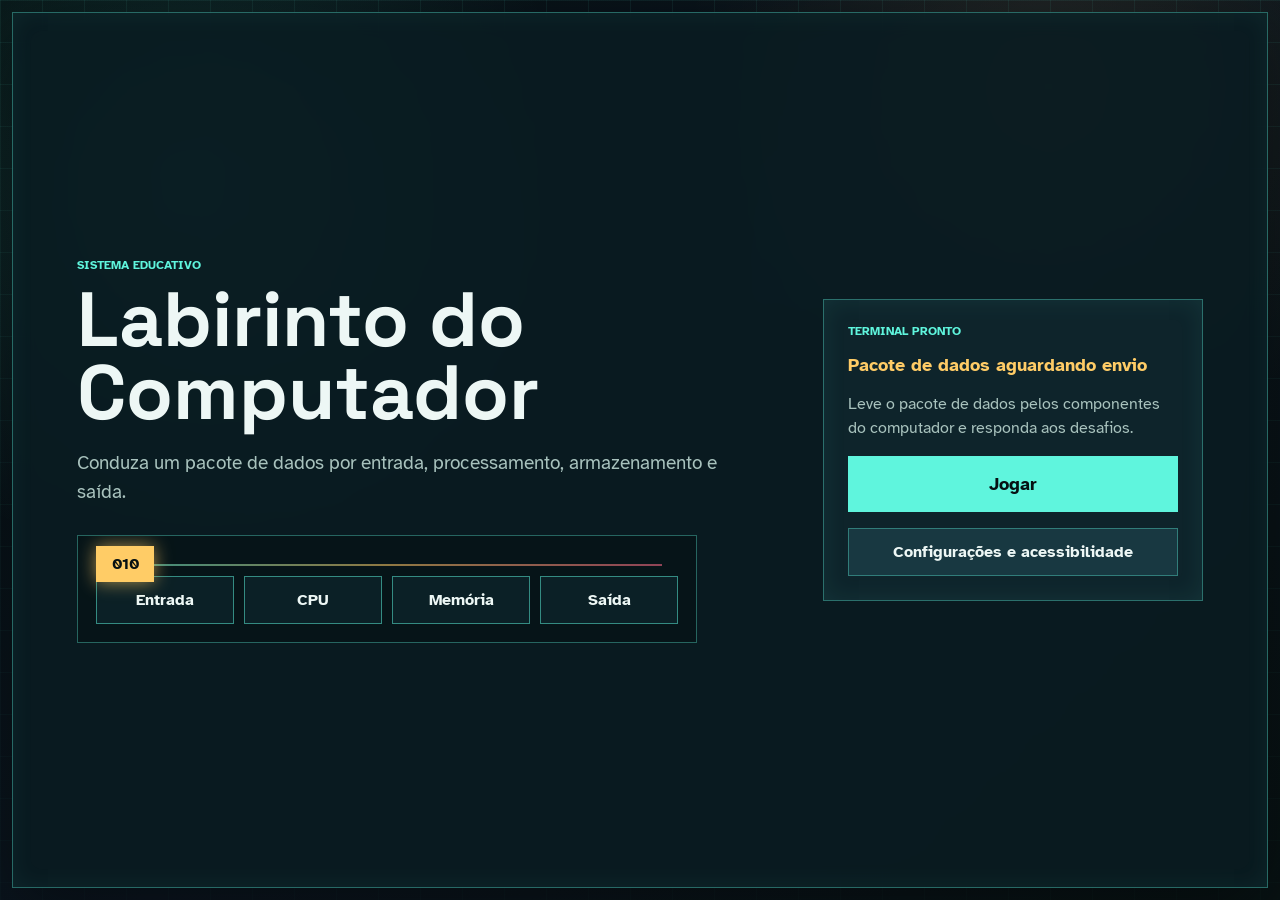
<file: index.html>
<!DOCTYPE html>
<html lang="pt-BR">
<head>
  <meta charset="UTF-8">
  <meta name="viewport" content="width=device-width, initial-scale=1.0">
  <title>Labirinto do Computador</title>
  <link rel="preconnect" href="https://fonts.googleapis.com">
  <link rel="preconnect" href="https://fonts.gstatic.com" crossorigin>
  <link href="https://fonts.googleapis.com/css2?family=Atkinson+Hyperlegible:wght@400;700&family=Space+Grotesk:wght@600;700&display=swap" rel="stylesheet">
  <link rel="stylesheet" href="assets/css/style.css?v=22">
</head>
<body>
  <a class="skip-link" href="#mainContent">Pular para o conteúdo principal</a>
  <div class="screen-grid" aria-hidden="true"></div>

  <main id="mainContent" class="app-shell" aria-label="Labirinto do Computador" tabindex="-1">
    <section id="startScreen" class="panel panel--login">
      <div>
        <p class="kicker">Sistema educativo</p>
        <h1 id="gameTitle">Labirinto do Computador</h1>
        <p class="lead">Conduza um pacote de dados por entrada, processamento, armazenamento e saída.</p>
        <div class="start-visual" aria-hidden="true">
          <div class="data-chip">010</div>
          <span>Entrada</span>
          <span>CPU</span>
          <span>Memória</span>
          <span>Saída</span>
        </div>
      </div>

      <div class="start-card">
        <span class="hud-label">Terminal pronto</span>
        <strong>Pacote de dados aguardando envio</strong>
        <p>Leve o pacote de dados pelos componentes do computador e responda aos desafios.</p>
        <button id="playButton" class="primary-action primary-action--large" type="button">Jogar</button>
        <button id="startSettingsButton" class="secondary-action" type="button" aria-haspopup="dialog" aria-controls="settingsModal">Configurações e acessibilidade</button>
      </div>
    </section>

    <section id="gameScreen" class="game-layout" hidden>
      <header class="topbar">
        <div>
          <p class="kicker">Fluxo da informação</p>
          <h2>Labirinto do Computador</h2>
        </div>
      </header>

      <div class="play-area">
        <div class="canvas-wrap">
          <div class="board-stage">
          <canvas id="canvas" width="960" height="640" role="img" aria-label="Labirinto em formato de placa de computador" aria-describedby="phaseDescription navigationStatus"></canvas>
          </div>
          <p id="phaseDescription" class="sr-only"></p>
          <p id="navigationStatus" class="sr-only" role="status" aria-live="polite" aria-atomic="true">Use as setas ou os botões para mover o pacote.</p>
          <p id="eventCaption" class="event-caption" hidden>Jogo sem pistas sonoras obrigatórias. Os eventos aparecem aqui.</p>
          <p id="guidanceStatus" class="navigation-status" role="status" aria-live="polite" aria-atomic="true"></p>

        </div>

        <aside class="side-panel" aria-label="Informações da partida">
          <button id="settingsButton" class="settings-bar secondary-action" type="button" aria-haspopup="dialog" aria-controls="settingsModal" aria-expanded="false">☰ Configurações e acessibilidade</button>

          <section id="difficultyControls" class="hud-block">
            <span class="hud-label">Nova partida</span>
            <span>Escolher uma dificuldade reinicia a partida.</span>
            <div class="difficulty-grid">
              <button class="difficulty easy" type="button" data-diff="Fácil">Fácil</button>
              <button class="difficulty medium" type="button" data-diff="Médio">Médio</button>
              <button class="difficulty hard" type="button" data-diff="Difícil">Difícil</button>
            </div>
          </section>

          <section class="hud-block progress-block">
            <span class="hud-label">Progresso</span>
            <strong id="phaseLabel">Fase: -</strong>
            <span id="componentLabel">Componente: -</span>
            <div class="meter" aria-hidden="true"><span id="scoreMeter"></span></div>
            <span>Pontos: <strong id="score">0</strong>/100</span>
            <span>Recorde: <strong id="bestScore">0</strong>/100</span>
            <span>Tempo: <strong id="timer">00:00</strong></span>
          </section>

          <section class="play-controls" aria-label="Leitura e movimento">
          <div class="navigation-tools" aria-label="Orientação no labirinto">
            <button id="readPhaseButton" class="secondary-action" type="button" aria-controls="guidanceStatus">Ler fase em voz alta</button>
            <button id="positionButton" class="secondary-action" type="button">Repetir posição</button>
            <button id="guideButton" class="secondary-action" type="button">Orientar próximo passo</button>
          </div>
          <div class="mobile-pad" aria-label="Controles de movimento">
            <button type="button" data-dir="up" aria-label="Mover para cima">▲</button>
            <button type="button" data-dir="left" aria-label="Mover para esquerda">◀</button>
            <button type="button" data-dir="down" aria-label="Mover para baixo">▼</button>
            <button type="button" data-dir="right" aria-label="Mover para direita">▶</button>
          </div>
          </section>
        </aside>
      </div>
      <p id="statusText" class="sr-only" aria-live="polite">Escolha uma dificuldade para começar.</p>
    </section>
  </main>

  <dialog id="settingsModal" class="modal-card" aria-labelledby="settingsTitle">
    <div class="settings-heading">
      <h2 id="settingsTitle" tabindex="-1">Configurações e acessibilidade</h2>
      <button class="secondary-action" type="button" data-close="settingsModal">Fechar</button>
    </div>
    <p>Ajuste o jogo do seu jeito. Suas preferências ficam salvas neste navegador.</p>
    <div class="settings-options">
      <button id="blindButton" class="secondary-action" type="button" aria-pressed="false">Modo para pessoas com dificuldade visual</button>
      <p>Ativa passos por casa, orientação de caminho e voz do jogo quando disponível. A música é desligada para facilitar a escuta. Se usa leitor de tela, pode desligar a voz do jogo abaixo.</p>
      <button id="narrationButton" class="secondary-action" type="button" aria-pressed="false">Leitura em voz alta</button>
      <p id="narrationHelp">A voz é opcional. Se já usa um leitor de tela, mantenha a voz do jogo desativada para evitar duas leituras ao mesmo tempo.</p>
      <button id="deafButton" class="secondary-action" type="button" aria-pressed="false">Modo para pessoas com dificuldade auditiva</button>
      <p>Mostra movimento, paredes, acertos e erros por escrito. Ao ativar, desliga música, efeitos e voz. Você pode ajustar os sons separadamente depois. Perguntas e instruções sempre estão disponíveis em texto.</p>
      <button id="contrastButton" class="secondary-action" type="button" aria-pressed="false">Alto contraste</button>
      <button id="fontButton" class="secondary-action" type="button" aria-pressed="false">Texto ampliado</button>
      <button id="motionButton" class="secondary-action" type="button" aria-pressed="false">Reduzir animações</button>
      <button id="stepButton" class="secondary-action" type="button" aria-pressed="false">Movimento por passos</button>
      <p>No modo por passos, cada toque ou seta anda uma casa. Use Repetir posição para consultar a posição e os caminhos livres.</p>
      <button id="audioButton" class="secondary-action" type="button" aria-pressed="true">Música: ligada</button>
      <label for="musicVolume">Volume da música <input id="musicVolume" type="range" min="0" max="100" value="50"></label>
      <button id="effectsButton" class="secondary-action" type="button" aria-pressed="true">Efeitos: ligados</button>
      <label for="effectsVolume">Volume dos efeitos <input id="effectsVolume" type="range" min="0" max="100" value="50"></label>
      <button id="tutorialButton" class="secondary-action" type="button">Como jogar</button>
      <div id="settingsGameControls"></div>
      <p>Teclado: Tab muda o foco; Enter ou Espaço ativa botões; setas movem o pacote; Escape fecha as configurações.</p>
      <button class="primary-action" type="button" data-close="settingsModal">Fechar configurações</button>
    </div>
  </dialog>

  <dialog id="tutorialModal" class="modal-card" aria-labelledby="tutorialTitle">
    <h2 id="tutorialTitle">Tutorial</h2>
    <div class="tutorial-grid">
      <section class="tutorial-card tutorial-card--wide">
        <span class="hud-label">Missão</span>
        <p>Você é um pacote de dados viajando por dentro do computador. Chegue ao componente indicado em cada fase: teclado, CPU, memória e monitor.</p>
        <div class="flow-preview" aria-label="Fluxo: Entrada, CPU, Memória e Saída">
          <span>Entrada</span>
          <span>CPU</span>
          <span>Memória</span>
          <span>Saída</span>
        </div>
      </section>

      <section class="tutorial-card">
        <span class="hud-label">Movimento</span>
        <div class="key-cluster" aria-label="Setas do teclado">
          <span></span>
          <kbd>↑</kbd>
          <span></span>
          <kbd>←</kbd>
          <kbd>↓</kbd>
          <kbd>→</kbd>
        </div>
        <p>Use as setas ou os botões de movimento. Em Configurações, ative Movimento por passos para andar uma casa por toque. A descrição da posição informa os caminhos livres e o destino, também para leitores de tela.</p>
      </section>

      <section class="tutorial-card">
        <span class="hud-label">Perguntas</span>
        <div class="key-row" aria-label="Setas e Enter no quiz">
          <kbd>↑</kbd>
          <kbd>↓</kbd>
          <kbd class="key-wide">Enter</kbd>
        </div>
        <p>No quiz, use as setas para escolher a alternativa e Enter para responder ou avançar.</p>
      </section>

      <section class="tutorial-card tutorial-card--wide">
        <span class="hud-label">Tempo e resultado</span>
        <p>O tempo continua contando durante as perguntas. No final, você vê o tempo total e um resumo das respostas.</p>
      </section>
    </div>
    <button class="primary-action" type="button" data-close="tutorialModal">Entendi</button>
  </dialog>

  <dialog id="difficultyModal" class="modal-card difficulty-modal" aria-labelledby="difficultyTitle">
    <p class="kicker">Escolha o nível</p>
    <h2 id="difficultyTitle">Dificuldade</h2>
    <p>Os blocos do labirinto mudam de cor conforme o desafio escolhido.</p>
    <div class="difficulty-choice-grid">
      <button class="difficulty easy" type="button" data-diff="Fácil">Fácil</button>
      <button class="difficulty medium" type="button" data-diff="Médio">Médio</button>
      <button class="difficulty hard" type="button" data-diff="Difícil">Difícil</button>
    </div>
    <button id="resumeButton" class="secondary-action" type="button" hidden>Continuar</button>
  </dialog>

  <dialog id="quizModal" class="modal-card" aria-labelledby="quizTitle" aria-describedby="quizQuestion">
    <p id="quizStep" class="kicker">Desafio</p>
    <h2 id="quizTitle">Componente</h2>
    <p id="quizQuestion"></p>
    <button id="readQuestionButton" class="secondary-action" type="button">Repetir pergunta e alternativas</button>
    <div id="quizOptions" class="option-list"></div>
    <p id="quizFeedback" class="feedback" aria-live="polite"></p>
    <button id="quizSubmit" class="primary-action" type="button" disabled>Responder</button>
  </dialog>

  <dialog id="victoryModal" class="modal-card modal-card--victory" aria-labelledby="victoryTitle">
    <p class="kicker">Transmissão concluída</p>
    <h2 id="victoryTitle">Pacote entregue!</h2>
    <p id="victoryMessage">Você concluiu o fluxo da informação dentro do computador.</p>
    <div class="final-score"><strong id="finalScore">0</strong><span>/100</span></div>
    <div class="final-details">
      <span>Tempo total: <strong id="finalTime">00:00</strong></span>
      <span>Respostas certas: <strong id="finalCorrect">0</strong></span>
    </div>
    <div class="answer-review">
      <h3>Resumo das respostas</h3>
      <ol id="answerSummary"></ol>
    </div>
    <button id="menuButton" class="primary-action" type="button">Voltar ao menu</button>
  </dialog>

  <script src="assets/data/dados.js"></script>
  <script src="assets/js/accessibility.js"></script>
  <script src="assets/js/script.js?v=22"></script>
</body>
</html>
</file>
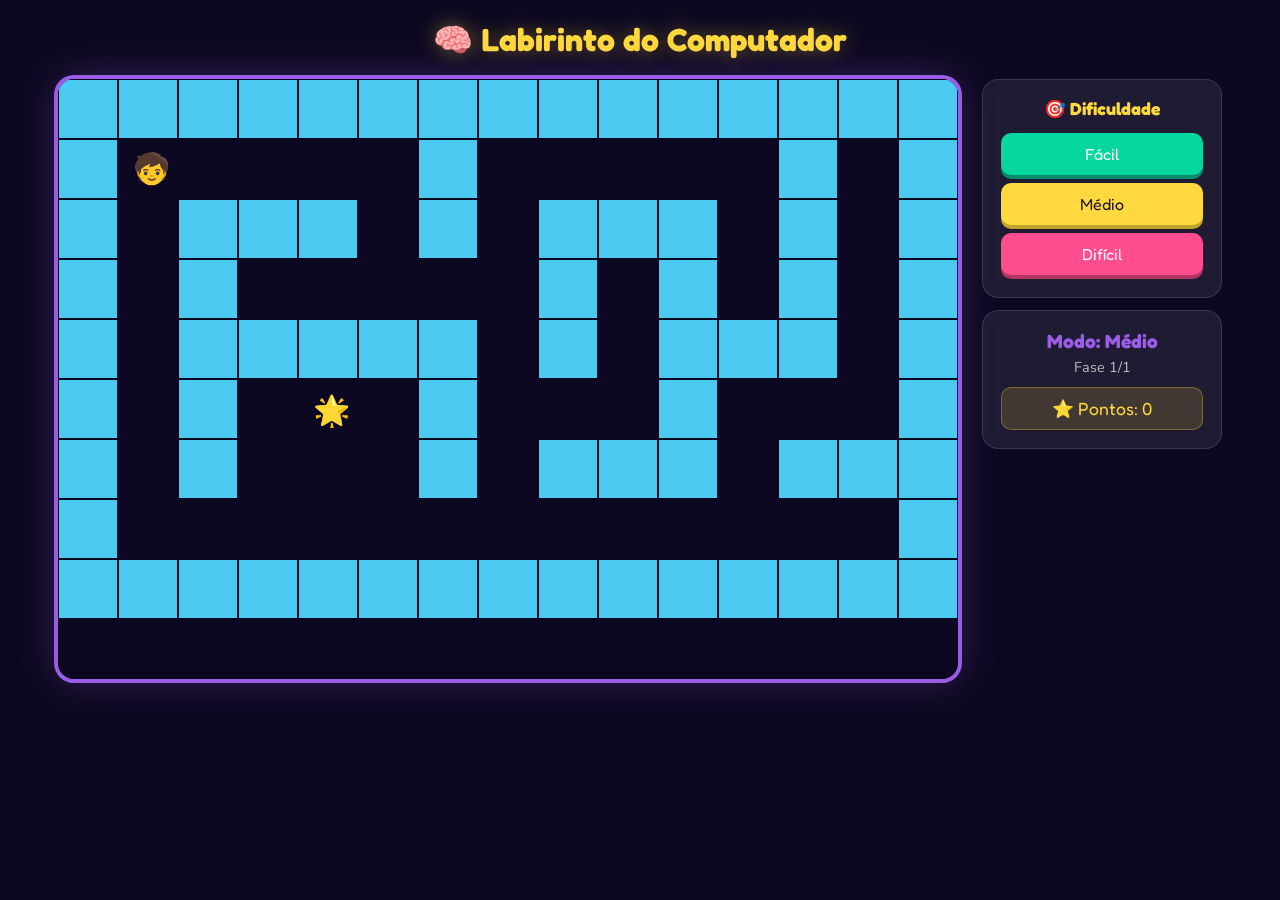
<file: Equipe-3-Labirinto-do-computador-/jogo labirinto.html>
<!DOCTYPE html>
<html lang="pt-br">
<head>
  <meta charset="UTF-8">
  <title>Labirinto do Computador</title>
  <link rel="stylesheet" href="assets/css/style.css">
  <link href="https://fonts.googleapis.com/css2?family=Nunito:wght@800&family=Fredoka+One&display=swap" rel="stylesheet">
</head>
<body>
  <div id="stars"></div>
  <div id="container">
    <h1>🧠 Labirinto do Computador</h1>
    <div id="game">
      <canvas id="canvas" width="900" height="600"></canvas>
      <div id="ui">
        <div id="challengeMenu" class="card">
          <h3>🎯 Dificuldade</h3>
          <button class="btn-diff easy" onclick="startGame('Fácil')">Fácil</button>
          <button class="btn-diff medium" onclick="startGame('Médio')">Médio</button>
          <button class="btn-diff hard" onclick="startGame('Difícil')">Difícil</button>
        </div>
        <div class="card card--progress">
          <h2 id="diffLabel">Modo: -</h2>
          <p id="fase">Fase: -</p>
          <div id="scoreBox">⭐ Pontos: <span id="score">0</span></div>
        </div>
      </div>
    </div>
  </div>

  <div id="quizModal" class="modal">
    <div class="modal-content">
      <h2 id="quizTitle">🧩 Desafio</h2>
      <div id="quizQuestion" style="margin:20px 0; font-weight:800;"></div>
      <div id="quizOptions"></div>
      <div id="quizFeedback" style="display:none; padding:10px; border-radius:10px; margin-top:10px;"></div>
      <button id="quizSubmit" class="btn-quiz" onclick="validateAnswer()">✅ Responder!</button>
    </div>
  </div>

  <script src="assets/js/script.js"></script>
</body>
</html>
</file>
<file: assets/css/style.css>
:root {
  color-scheme: dark;
  --bg: #071014;
  --panel: rgba(10, 28, 34, 0.88);
  --panel-strong: #0e242b;
  --line: rgba(95, 245, 221, 0.36);
  --text: #edf7f5;
  --muted: #a8c2bd;
  --accent: #5ff5dd;
  --accent-2: #ffcc66;
  --accent-3: #ff6b8a;
  --ok: #6ee77e;
  --warn: #ffcc66;
  --bad: #ff6b8a;
  --focus: #ffffff;
  --font-scale: 1;
}

* {
  box-sizing: border-box;
}

[hidden] {
  display: none !important;
}

html,
body {
  min-height: 100%;
}

body {
  margin: 0;
  color: var(--text);
  font-family: "Atkinson Hyperlegible", Arial, sans-serif;
  font-size: calc(16px * var(--font-scale));
  background:
    radial-gradient(circle at 15% 20%, rgba(95, 245, 221, 0.14), transparent 30%),
    radial-gradient(circle at 82% 10%, rgba(255, 204, 102, 0.1), transparent 28%),
    linear-gradient(135deg, #051012, #0b151f 48%, #081213);
  overflow-x: hidden;
}

body.high-contrast {
  --bg: #000000;
  --panel: #000000;
  --panel-strong: #050505;
  --line: #ffffff;
  --text: #ffffff;
  --muted: #ffffff;
  --accent: #00ffff;
  --accent-2: #ffff00;
  --accent-3: #ff66ff;
  --ok: #00ff66;
  --warn: #ffff00;
  --bad: #ff66ff;
  --focus: #ffff00;
}

body.large-text {
  --font-scale: 1.3;
}

button,
input {
  font: inherit;
}

button {
  border: 0;
}

button:focus-visible,
input:focus-visible {
  outline: 3px solid var(--focus);
  outline-offset: 3px;
}

body.high-contrast button:focus-visible,
body.high-contrast input:focus-visible {
  outline-width: 4px;
}

.screen-grid {
  position: fixed;
  inset: 0;
  z-index: -1;
  background-image:
    linear-gradient(rgba(95, 245, 221, 0.08) 1px, transparent 1px),
    linear-gradient(90deg, rgba(95, 245, 221, 0.08) 1px, transparent 1px);
  background-size: 42px 42px;
  mask-image: linear-gradient(to bottom, rgba(0, 0, 0, 0.95), rgba(0, 0, 0, 0.25));
}

.app-shell {
  width: min(1360px, calc(100vw - 24px));
  margin: 0 auto;
  padding: 12px 0;
}

.panel,
.game-layout {
  border: 1px solid var(--line);
  background: var(--panel);
  box-shadow: 0 20px 70px rgba(0, 0, 0, 0.42), inset 0 0 24px rgba(95, 245, 221, 0.06);
  backdrop-filter: blur(12px);
}

body.high-contrast .panel,
body.high-contrast .game-layout,
body.high-contrast .hud-block,
body.high-contrast .modal-card,
body.high-contrast canvas {
  border-width: 2px;
  box-shadow: none;
}

.panel--login {
  min-height: calc(100vh - 24px);
  display: grid;
  grid-template-columns: minmax(0, 1fr) minmax(280px, 380px);
  align-items: center;
  gap: 42px;
  padding: clamp(24px, 5vw, 70px);
}

.kicker {
  margin: 0 0 10px;
  color: var(--accent);
  font-size: 0.78em;
  font-weight: 700;
  letter-spacing: 0;
  text-transform: uppercase;
}

h1,
h2 {
  margin: 0;
  font-family: "Space Grotesk", Arial, sans-serif;
  letter-spacing: 0;
}

h1 {
  max-width: 720px;
  color: var(--text);
  font-size: clamp(2rem, 6vw, 4.8rem);
  line-height: 0.95;
}

h2 {
  color: var(--accent);
  font-size: clamp(1.5rem, 3vw, 2.25rem);
}

.lead {
  max-width: 640px;
  color: var(--muted);
  font-size: 1.18em;
  line-height: 1.55;
}

.login-form {
  display: grid;
  gap: 14px;
  padding: 22px;
  background: var(--panel-strong);
  border: 1px solid var(--line);
}

.start-card {
  display: grid;
  gap: 16px;
  padding: 24px;
  background: var(--panel-strong);
  border: 1px solid var(--line);
  box-shadow: inset 0 0 24px rgba(95, 245, 221, 0.08);
}

.start-card p {
  margin: 0;
  color: var(--muted);
  line-height: 1.5;
}

.start-card strong {
  color: var(--accent-2);
  font-size: 1.1em;
}

.start-visual {
  position: relative;
  display: grid;
  grid-template-columns: repeat(4, minmax(90px, 1fr));
  gap: 10px;
  max-width: 620px;
  margin-top: 28px;
  padding: 40px 18px 18px;
  background: rgba(6, 17, 19, 0.58);
  border: 1px solid var(--line);
  overflow: hidden;
}

.start-visual::before {
  content: "";
  position: absolute;
  left: 34px;
  right: 34px;
  top: 28px;
  height: 2px;
  background: linear-gradient(90deg, var(--accent), var(--accent-2), var(--accent-3));
  opacity: 0.55;
}

.start-visual span,
.data-chip {
  position: relative;
  z-index: 1;
  display: grid;
  min-height: 48px;
  place-items: center;
  color: var(--text);
  background: #0b2026;
  border: 1px solid rgba(95, 245, 221, 0.5);
  font-weight: 800;
}

.data-chip {
  position: absolute;
  left: 18px;
  top: 28px;
  z-index: 2;
  min-width: 58px;
  min-height: 36px;
  color: #061113;
  background: var(--accent-2);
  border-color: var(--accent-2);
  transform: translateY(-50%);
  animation: packetRun 4.2s linear infinite;
  box-shadow: 0 0 18px rgba(255, 204, 102, 0.65);
}

@keyframes packetRun {
  from { left: 18px; }
  to { left: calc(100% - 76px); }
}

label {
  display: grid;
  gap: 7px;
  color: var(--muted);
  font-weight: 700;
}

input {
  width: 100%;
  min-height: 46px;
  padding: 10px 12px;
  color: var(--text);
  background: #071419;
  border: 1px solid rgba(168, 194, 189, 0.45);
}

.primary-action,
.secondary-action,
.difficulty,
.icon-button,
.mobile-pad button {
  cursor: pointer;
  min-height: 42px;
  color: #061113;
  background: var(--accent);
  font-weight: 800;
  transition: transform 0.16s ease, filter 0.16s ease, background 0.16s ease;
}

.primary-action:hover,
.secondary-action:hover,
.difficulty:hover,
.icon-button:hover,
.mobile-pad button:hover {
  filter: brightness(1.08);
  transform: translateY(-1px);
}

.primary-action:disabled {
  cursor: not-allowed;
  color: #8ba09c;
  background: #263c41;
  transform: none;
}

.primary-action--large {
  min-height: 56px;
  font-size: 1.15em;
}

.game-layout {
  min-height: calc(100vh - 24px);
  padding: 18px;
}

.topbar {
  display: flex;
  align-items: center;
  justify-content: space-between;
  gap: 16px;
  margin-bottom: 10px;
}

.topbar h2 {
  font-size: clamp(1.65rem, 2.6vw, 2.45rem);
}

.topbar-actions {
  display: flex;
  flex-wrap: wrap;
  justify-content: flex-end;
  gap: 8px;
}

.icon-button {
  width: 44px;
  color: var(--text);
  background: #102b33;
  border: 1px solid var(--line);
}

.play-area {
  display: grid;
  grid-template-columns: minmax(0, 1fr) 302px;
  gap: 16px;
  align-items: start;
}

.canvas-wrap {
  min-width: 0;
}

canvas {
  display: block;
  width: 100%;
  max-height: calc(100vh - 102px);
  aspect-ratio: 3 / 2;
  background: #061113;
  border: 1px solid var(--line);
  box-shadow: inset 0 0 26px rgba(95, 245, 221, 0.12), 0 12px 36px rgba(0, 0, 0, 0.34);
}

.side-panel {
  display: grid;
  gap: 12px;
}

.hud-block {
  display: grid;
  gap: 8px;
  padding: 14px;
  background: var(--panel-strong);
  border: 1px solid var(--line);
}

.phase-card {
  border-color: rgba(255, 204, 102, 0.72);
  box-shadow: inset 0 0 18px rgba(255, 204, 102, 0.08);
}

.phase-card--primary {
  gap: 10px;
  padding: 18px;
  border-width: 2px;
  background:
    linear-gradient(135deg, rgba(255, 204, 102, 0.14), transparent 52%),
    var(--panel-strong);
}

body.high-contrast .phase-card--primary {
  background: #000000;
  border-color: #ffff00;
}

.phase-card strong {
  color: var(--accent-2);
  font-size: 1.12em;
  line-height: 1.2;
}

.phase-mini {
  display: inline-flex;
  width: fit-content;
  max-width: 100%;
  padding: 7px 10px;
  color: #061113;
  background: var(--accent-2);
  font-weight: 800;
}

.sr-only {
  position: absolute;
  width: 1px;
  height: 1px;
  padding: 0;
  overflow: hidden;
  clip: rect(0, 0, 0, 0);
  white-space: nowrap;
  border: 0;
}

.hud-label {
  color: var(--accent);
  font-size: 0.75em;
  font-weight: 800;
  text-transform: uppercase;
}

.difficulty-grid {
  display: grid;
  grid-template-columns: repeat(3, 1fr);
  gap: 6px;
}

.difficulty {
  min-width: 0;
  padding: 0 8px;
}

.difficulty.easy {
  background: var(--ok);
}

.difficulty.medium {
  background: var(--warn);
}

.difficulty.hard {
  background: var(--bad);
}

body.high-contrast .difficulty {
  border: 3px solid #ffffff;
}

.difficulty.active {
  outline: 3px solid var(--text);
  outline-offset: 2px;
  filter: brightness(1.08);
}

.difficulty.keyboard-selected {
  outline: 4px solid var(--text);
  outline-offset: 4px;
  transform: translateY(-2px);
}

.secondary-action {
  color: var(--text);
  background: #183841;
  border: 1px solid var(--line);
}

.meter {
  height: 12px;
  overflow: hidden;
  background: #071419;
  border: 1px solid rgba(168, 194, 189, 0.35);
}

.meter span {
  display: block;
  width: 0%;
  height: 100%;
  background: linear-gradient(90deg, var(--accent), var(--accent-2));
  transition: width 0.25s ease;
}

.progress-block {
  border-color: rgba(95, 245, 221, 0.55);
}

.progress-block strong {
  color: var(--accent-2);
}

.progress-block #score {
  color: var(--ok);
  font-size: 1.18em;
}

.progress-block #bestScore {
  color: var(--accent-2);
}

.progress-block #timer {
  color: var(--accent);
}

.status-block p {
  min-height: 68px;
  margin: 0;
  color: var(--muted);
  line-height: 1.45;
}

.mobile-pad {
  display: grid;
  grid-template-columns: repeat(3, 56px);
  grid-template-areas:
    ". up ."
    "left down right";
  justify-content: center;
  gap: 8px;
  margin-top: 12px;
}

.mobile-pad [data-dir="up"] { grid-area: up; }
.mobile-pad [data-dir="left"] { grid-area: left; }
.mobile-pad [data-dir="down"] { grid-area: down; }
.mobile-pad [data-dir="right"] { grid-area: right; }

.mobile-pad button {
  width: 56px;
  height: 56px;
  touch-action: none;
  user-select: none;
  color: var(--text);
  background: #183841;
  border: 1px solid var(--line);
}

.settings-bar {
  position: sticky;
  top: 8px;
  z-index: 3;
  display: block;
  width: 100%;
  min-height: 48px;
  margin-bottom: 10px;
  padding: 10px 16px;
  text-align: left;
  border-radius: 10px;
}

.settings-options { display: grid; gap: 14px; margin-top: 20px; }
.settings-options button { min-height: 48px; padding: 12px; text-align: left; }
.settings-options [aria-pressed="true"] { border: 2px solid var(--accent); }
.settings-options p { margin: 0; color: var(--muted); }
.settings-options input[type="range"] { padding: 0; accent-color: var(--accent); }
.navigation-status { font-size: 0.9em; line-height: 1.4; color: var(--muted); margin: 10px 0; }
.mobile-pad button:active { background: var(--accent); color: #061113; transform: scale(0.96); }
canvas { height: auto; max-height: none; }
.skip-link { position: fixed; top: 0; left: 12px; transform: translateY(-150%); z-index: 10; padding: 14px; background: #fff; color: #000; }
.skip-link:focus { transform: translateY(0); }
:focus-visible { outline: 3px solid var(--focus); outline-offset: 3px; }
body.reduced-motion *, body.reduced-motion *::before, body.reduced-motion *::after {
  animation: none !important;
  transition: none !important;
  scroll-behavior: auto !important;
}
@media (prefers-reduced-motion: reduce) {
  .data-chip { animation: none; }
}
body.high-contrast .secondary-action,
body.high-contrast .mobile-pad button,
body.high-contrast .tutorial-card { background: #000; color: #fff; border-color: #fff; }
@media (max-width: 900px) {
  .side-panel { grid-template-columns: repeat(2, minmax(0, 1fr)); }
  .status-block { grid-column: 1 / -1; }
  .status-block p { min-height: 0; }
  .topbar { padding-bottom: 10px; }
}
@media (max-width: 520px) {
  .modal-card { padding: 18px; max-height: 90dvh; }
  .settings-options .difficulty-grid { grid-template-columns: repeat(3, minmax(0, 1fr)); }
  .side-panel { grid-template-columns: 1fr; }
  .mobile-pad { margin-bottom: 16px; }
  .topbar h2 { font-size: 1.5em; }
  .navigation-status { font-size: 0.85em; }
}

.modal-card {
  width: min(520px, calc(100vw - 28px));
  max-height: min(86vh, 760px);
  overflow: auto;
  color: var(--text);
  background: var(--panel-strong);
  border: 1px solid var(--line);
  padding: 24px;
  box-shadow: 0 24px 90px rgba(0, 0, 0, 0.55);
}

.modal-card::backdrop {
  background: rgba(0, 0, 0, 0.74);
}

.modal-card--victory {
  width: min(760px, calc(100vw - 28px));
}

.modal-card p {
  line-height: 1.5;
}

.tutorial-grid {
  display: grid;
  grid-template-columns: repeat(2, minmax(0, 1fr));
  gap: 12px;
  margin: 18px 0;
}

.tutorial-card {
  display: grid;
  gap: 10px;
  align-content: start;
  min-height: 168px;
  padding: 14px;
  background: #071419;
  border: 1px solid rgba(95, 245, 221, 0.36);
}

.tutorial-card--wide {
  grid-column: 1 / -1;
  min-height: auto;
}

.tutorial-card p {
  margin: 0;
}

.flow-preview {
  display: grid;
  grid-template-columns: repeat(4, minmax(0, 1fr));
  gap: 8px;
}

.flow-preview span {
  display: grid;
  min-height: 42px;
  place-items: center;
  color: var(--text);
  background: #102b33;
  border: 1px solid var(--line);
  font-weight: 800;
}

.key-cluster {
  display: grid;
  grid-template-columns: repeat(3, 54px);
  gap: 7px;
  justify-content: center;
}

.key-row {
  display: flex;
  flex-wrap: wrap;
  gap: 8px;
  align-items: center;
  justify-content: center;
}

kbd {
  display: grid;
  min-width: 54px;
  min-height: 48px;
  place-items: center;
  color: #061113;
  background: var(--accent-2);
  border: 2px solid #fff4c2;
  box-shadow: 0 5px 0 #8b6a22, 0 0 18px rgba(255, 204, 102, 0.32);
  font-family: "Space Grotesk", Arial, sans-serif;
  font-size: 1.35rem;
  font-weight: 900;
}

.key-wide {
  min-width: 112px;
  font-size: 1rem;
}

.difficulty-modal {
  text-align: center;
}

.difficulty-choice-grid {
  display: grid;
  grid-template-columns: repeat(3, minmax(0, 1fr));
  gap: 10px;
  margin-top: 18px;
}

.difficulty-choice-grid .difficulty {
  min-height: 74px;
  font-size: 1.08em;
}

.option-list {
  display: grid;
  gap: 8px;
  margin: 16px 0;
}

.option-list button {
  width: 100%;
  min-height: 44px;
  padding: 10px;
  color: var(--text);
  text-align: left;
  background: #102b33;
  border: 1px solid rgba(168, 194, 189, 0.35);
}

.option-list button.selected {
  color: #061113;
  background: var(--accent-2);
}

.option-list button:disabled {
  cursor: default;
  opacity: 0.72;
}

.option-list button.correct-answer {
  color: #061113;
  background: var(--ok);
  border-color: var(--ok);
}

.option-list button.wrong-answer {
  color: #061113;
  background: var(--bad);
  border-color: var(--bad);
}

.feedback {
  min-height: 48px;
  padding: 10px;
  border: 1px solid transparent;
}

.feedback.correct {
  color: #061113;
  background: var(--ok);
}

.feedback.wrong {
  color: #061113;
  background: var(--warn);
}

.final-score {
  display: flex;
  align-items: baseline;
  gap: 6px;
  margin: 18px 0;
}

.final-score strong {
  color: var(--accent-2);
  font-size: 3.5rem;
  font-family: "Space Grotesk", Arial, sans-serif;
}

.final-details {
  display: grid;
  grid-template-columns: repeat(2, minmax(0, 1fr));
  gap: 10px;
  margin: 16px 0;
}

.final-details span {
  padding: 12px;
  color: var(--text);
  background: #071419;
  border: 1px solid var(--line);
  font-weight: 800;
}

.final-details strong {
  color: var(--accent-2);
}

.answer-review {
  margin: 18px 0;
  text-align: left;
}

.answer-review h3 {
  margin: 0 0 10px;
  color: var(--accent);
  font-family: "Space Grotesk", Arial, sans-serif;
}

.answer-review ol {
  display: grid;
  gap: 8px;
  max-height: 240px;
  margin: 0;
  padding-left: 24px;
  overflow: auto;
}

.answer-review li {
  padding: 10px;
  background: #071419;
  border-left: 4px solid var(--line);
}

.answer-review li.correct {
  border-left-color: var(--ok);
}

.answer-review li.wrong {
  border-left-color: var(--bad);
}

.answer-review span {
  display: block;
  color: var(--muted);
  font-size: 0.92em;
  line-height: 1.35;
}

@media (max-width: 900px) {
  .panel--login,
  .play-area {
    grid-template-columns: 1fr;
  }

  .topbar {
    align-items: flex-start;
    flex-direction: column;
  }

  canvas {
    max-height: none;
  }

  .mobile-pad {
    display: grid;
  }
}

@media (max-width: 520px) {
  .app-shell {
    width: min(100vw - 16px, 1220px);
    padding: 8px 0;
  }

  .panel--login,
  .game-layout {
    min-height: calc(100vh - 16px);
    padding: 14px;
  }

  .difficulty-grid {
    grid-template-columns: 1fr;
  }

  .final-details {
    grid-template-columns: 1fr;
  }

  .start-visual {
    grid-template-columns: 1fr;
  }

  .tutorial-grid,
  .difficulty-choice-grid,
  .flow-preview {
    grid-template-columns: 1fr;
  }

  .start-visual::before,
  .data-chip {
    display: none;
  }
}

.settings-heading { position: sticky; top: -24px; display: grid; grid-template-columns: minmax(0, 1fr) auto; gap: 12px; align-items: start; background: var(--panel-strong); padding: 12px 0; z-index: 1; }
.settings-heading h2 { font-size: 1.5em; overflow-wrap: anywhere; }
.settings-heading button { min-height: 48px; padding: 10px; }
@media (max-width: 520px) { .settings-heading { top: -18px; } }

@media (max-width: 520px) { body.large-text .settings-options .difficulty-grid { grid-template-columns: 1fr; } }
#resumeButton { width: 100%; margin-top: 16px; padding: 12px; }

@media (max-width: 520px) {
  .modal-card { width: calc(100vw - 24px); max-width: calc(100vw - 24px); padding: 14px; }
  .settings-heading { top: -14px; grid-template-columns: 1fr; gap: 8px; }
  .settings-heading h2 { font-size: 1.15em; overflow-wrap: normal; }
  .settings-heading button { width: 100%; }
}

.navigation-tools { display: flex; gap: 8px; flex-wrap: wrap; }
.navigation-tools button, #readQuestionButton { min-height: 44px; padding: 8px 12px; }
.settings-options button:disabled { opacity: .65; cursor: not-allowed; }

/* A partida ocupa a janela; menus continuam rolaveis quando necessario. */
body.is-playing .app-shell { height: 100dvh; padding: 10px 0; }
body.is-playing .game-layout { height: 100%; min-height: 0; display: flex; flex-direction: column; padding: 12px; }
body.is-playing .topbar { flex: 0 0 auto; margin: 0 0 8px; }
body.is-playing .topbar .kicker { margin-bottom: 4px; }
body.is-playing .topbar h2 { font-size: clamp(1.1rem, 2.5vw, 1.8rem); }
body.is-playing .play-area { flex: 1; min-height: 0; grid-template-columns: minmax(0, 1fr) 250px; align-items: stretch; }
.canvas-wrap { display: flex; flex-direction: column; gap: 8px; min-height: 0; }
.board-stage { flex: 1; min-height: 0; display: flex; align-items: center; justify-content: center; }
.board-stage canvas { display: block; width: auto; height: auto; max-width: 100%; max-height: 100%; object-fit: contain; }
.side-panel { align-content: start; grid-template-columns: 1fr; }
.side-panel .settings-bar { position: static; margin: 0; font-size: .95em; }
.navigation-tools { justify-content: center; flex: 0 0 auto; }
.navigation-tools button { font-size: .85em; }
#guidanceStatus { margin: 0; }
#guidanceStatus:empty { display: none; }
.mobile-pad { margin: 0; gap: 6px; flex: 0 0 auto; }
.progress-block #componentLabel { display: none; }
#startSettingsButton { min-height: 48px; padding: 12px; }
@media (max-width: 700px) and (min-height: 500px) {
  body.is-playing .play-area { display: flex; flex-direction: column; gap: 8px; }
  .canvas-wrap { flex: 1; }
  .side-panel { display: grid; grid-template-columns: minmax(0, 1fr) minmax(0, 1fr); gap: 8px; flex: 0 0 auto; }
  .side-panel .settings-bar { padding: 8px; }
  .progress-block { padding: 8px; gap: 3px; font-size: .8em; }
  .progress-block .hud-label, .progress-block .meter { display: none; }
  .navigation-tools button { padding: 6px 8px; }
}
@media (max-height: 499px) {
  body.is-playing .play-area { grid-template-columns: minmax(0, 1fr) 215px; gap: 8px; }
  .mobile-pad { grid-template-areas: "left up down right"; grid-template-columns: repeat(4, 48px); }
  .mobile-pad button { width: 48px; height: 44px; }
  .navigation-tools button { min-height: 44px; padding: 4px 8px; }
  .progress-block { padding: 8px; gap: 4px; font-size: .8em; }
}
/* Nao corta controles quando o usuario amplia o texto ou usa zoom alto. */
@media (max-width: 450px) and (max-height: 499px), (max-height: 320px) {
  body.is-playing .app-shell { height: auto; min-height: 100dvh; }
  body.is-playing .game-layout { height: auto; }
  body.is-playing .play-area { display: flex; flex-direction: column; }
  .board-stage { min-height: 160px; }
}
body.is-playing.large-text .app-shell { height: auto; min-height: 100dvh; }
body.is-playing.large-text .game-layout { height: auto; min-height: calc(100dvh - 20px); }
body.is-playing.large-text .board-stage { min-height: 200px; }

.event-caption { margin: 0; padding: 8px 12px; border: 2px solid var(--accent, #5ff5dd); font-weight: 700; flex: 0 0 auto; }

/* Leitura e setas ficam à direita do tabuleiro. */
.play-controls { display: flex; flex-direction: column; gap: 12px; min-width: 0; }
.play-controls .navigation-tools { display: grid; grid-template-columns: 1fr; }
.play-controls .mobile-pad { justify-content: center; }
@media (max-width: 700px) and (min-height: 500px) {
  .side-panel .settings-bar { grid-column: 1; grid-row: 1; }
  .side-panel .progress-block { grid-column: 1; grid-row: 2; }
  .side-panel .play-controls { grid-column: 2; grid-row: 1 / 3; gap: 8px; }
  .play-controls .mobile-pad { grid-template-columns: repeat(3, 44px); }
  .play-controls .mobile-pad button { width: 44px; height: 44px; }
  .play-controls .navigation-tools { gap: 4px; }
}
@media (max-height: 499px) and (min-width: 701px) {
  body.is-playing .play-area { grid-template-columns: minmax(0, 1fr) 300px; }
  .side-panel { grid-template-columns: 1fr 1fr; gap: 6px; }
  .side-panel .settings-bar { grid-column: 1 / 3; padding: 6px; min-height: 44px; }
  .side-panel .progress-block { grid-column: 1; padding: 6px; }
  .side-panel .play-controls { grid-column: 2; gap: 6px; }
  .play-controls .navigation-tools { gap: 4px; }
  .play-controls .mobile-pad { grid-template-areas: ". up ." "left down right"; grid-template-columns: repeat(3, 44px); gap: 3px; }
  .play-controls .mobile-pad button { width: 44px; height: 44px; }
}
/* Aproveita a janela e amplia o tabuleiro sem deformar as casas. */
body.is-playing .app-shell { width: calc(100% - 24px); }
body.is-playing:not(.large-text) .board-stage { contain: size; }

.play-controls .mobile-pad { align-self: center; }
.play-controls .mobile-pad button { display: grid; place-items: center; padding: 0; line-height: 1; }
@media (min-width: 701px) and (min-height: 500px) {
  .side-panel { align-content: center; }
}

/* O painel acompanha a escala do tabuleiro em monitores grandes. */
@media (min-width: 1100px) and (min-height: 700px) {
  body.is-playing .play-area { grid-template-columns: minmax(0, 1fr) clamp(280px, 19vw, 360px); gap: 20px; }
  .side-panel { font-size: clamp(16px, 1.05vw, 20px); gap: 14px; }
  .side-panel .settings-bar { text-align: center; justify-content: center; min-height: 64px; }
  .side-panel .navigation-tools button { font-size: .95em; min-height: 54px; }
  .side-panel .mobile-pad { grid-template-columns: repeat(3, clamp(64px, 4.6vw, 88px)); gap: 8px; }
  .side-panel .mobile-pad button { width: clamp(64px, 4.6vw, 88px); height: clamp(64px, 4.6vw, 88px); font-size: clamp(26px, 2vw, 36px); }
}

@media (min-width: 1100px) and (min-height: 700px) {
  .side-panel .play-controls .mobile-pad { transform: none; }
}

/* Anúncios não alteram a altura da partida; o tabuleiro cede espaço ao texto. */
.game-layout { position: relative; }
.game-layout .sr-only { top: 0; left: 0; margin: -1px; }
#guidanceStatus { flex: 0 0 auto; overflow-wrap: anywhere; }
@media (min-width: 1100px) and (min-height: 700px) {
  body.is-playing .play-area { padding-right: 24px; }
  .side-panel { min-height: 0; }
}
</file>
<file: Equipe-3-Labirinto-do-computador-/assets/css/style.css>
:root {
    --green: #06D6A0;
    --yellow: #FFD93D;
    --pink: #FF4D8D;
    --purple: #9B5DE5;
    --dark: #0D0821;
  }
   
  * { box-sizing: border-box; margin: 0; padding: 0; }
   
  body {
    font-family: 'Nunito', sans-serif;
    background: var(--dark);
    color: white;
    min-height: 100vh;
    overflow-x: hidden;
  }
   
  #stars {
    position: fixed;
    inset: 0;
    pointer-events: none;
    z-index: 0;
  }
   
  .star {
    position: absolute;
    border-radius: 50%;
    background: white;
    animation: twinkle var(--d, 2s) ease-in-out infinite var(--delay, 0s);
  }
   
  @keyframes twinkle {
    0%, 100% { opacity: .2; transform: scale(1); }
    50% { opacity: 1; transform: scale(1.4); }
  }
   
  #container {
    position: relative;
    z-index: 1;
    padding: 20px;
    display: flex;
    flex-direction: column;
    align-items: center;
  }
   
  h1 {
    font-family: 'Fredoka One', cursive;
    color: var(--yellow);
    font-size: 2rem;
    margin-bottom: 20px;
    text-shadow: 0 0 20px rgba(255,217,61,0.4);
  }
   
  #game {
    display: flex;
    flex-direction: row;
    gap: 24px;
    align-items: flex-start;
    flex-wrap: wrap;
    justify-content: center;
  }
   
  canvas {
    border-radius: 16px;
    box-shadow: 0 0 0 4px var(--purple), 0 0 40px rgba(155,93,229,0.3);
    background: var(--dark);
    display: block;
  }
   
  #ui {
    width: 240px;
    display: flex;
    flex-direction: column;
    gap: 12px;
  }
   
  .card {
    background: rgba(255,255,255,0.08);
    border-radius: 16px;
    padding: 18px;
    text-align: center;
    border: 1px solid rgba(255,255,255,0.12);
    backdrop-filter: blur(8px);
  }
   
  .card h3 {
    font-family: 'Fredoka One';
    color: var(--yellow);
    margin-bottom: 10px;
    font-size: 1.1rem;
  }
   
  .card--info {
    font-size: .8rem;
    color: rgba(255,255,255,0.5);
    text-align: left;
  }
   
  .info-title {
    font-family: 'Fredoka One';
    color: var(--purple);
    margin-bottom: 6px;
  }
   
  .info-tip {
    margin-top: 8px;
    color: rgba(255,255,255,0.4);
  }
   
  .btn-diff {
    width: 100%;
    padding: 11px;
    margin: 4px 0;
    border-radius: 10px;
    border: none;
    font-family: 'Fredoka One';
    cursor: pointer;
    color: white;
    font-size: 1rem;
    transition: transform .1s, box-shadow .1s;
  }
   
  .btn-diff:active { transform: translateY(3px); box-shadow: none !important; }
  .btn-diff.active-diff { outline: 3px solid white; outline-offset: 2px; }
   
  .easy   { background: var(--green); box-shadow: 0 4px 0 #048b68; }
  .medium { background: var(--yellow); color: #1A1033; box-shadow: 0 4px 0 #bfa32d; }
  .hard   { background: var(--pink); box-shadow: 0 4px 0 #b33562; }
   
  #diffLabel {
    font-family: 'Fredoka One';
    font-size: 1.2rem;
    color: var(--purple);
    margin-bottom: 4px;
  }
   
  #fase { color: rgba(255,255,255,0.7); font-size: .9rem; }
   
  #scoreBox {
    background: rgba(255,217,61,0.15);
    border: 1px solid rgba(255,217,61,0.3);
    border-radius: 10px;
    padding: 10px;
    margin-top: 10px;
    font-size: 1.1rem;
    font-family: 'Fredoka One';
    color: var(--yellow);
  }
   
  /* D-PAD */
  #dpad { display: none; }
   
  #dpad-grid {
    display: grid;
    grid-template-columns: repeat(3, 52px);
    grid-template-rows: repeat(3, 52px);
    gap: 4px;
    justify-content: center;
  }
   
  .dpad-btn {
    width: 52px;
    height: 52px;
    border-radius: 10px;
    border: 1px solid rgba(155,93,229,0.5);
    background: rgba(155,93,229,0.3);
    color: white;
    font-size: 1.4rem;
    cursor: pointer;
    display: flex;
    align-items: center;
    justify-content: center;
    transition: .1s;
    user-select: none;
    -webkit-user-select: none;
  }
   
  .dpad-btn:active { background: rgba(155,93,229,0.7); transform: scale(.92); }
   
  /* MODAL */
  .modal {
    display: none;
    position: fixed;
    inset: 0;
    background: rgba(0,0,0,0.88);
    align-items: center;
    justify-content: center;
    z-index: 1000;
    padding: 16px;
  }
   
  .modal-content {
    background: #1E1147;
    padding: 28px;
    border-radius: 24px;
    width: 100%;
    max-width: 440px;
    text-align: center;
    border: 2px solid var(--purple);
    box-shadow: 0 0 40px rgba(155,93,229,0.4);
  }
   
  .modal-content h2 {
    font-family: 'Fredoka One';
    color: var(--yellow);
    margin-bottom: 8px;
    font-size: 1.4rem;
  }
   
  #quizQuestion {
    margin: 16px 0;
    font-weight: 800;
    font-size: 1rem;
    line-height: 1.5;
    color: white;
  }
   
  .option {
    background: rgba(255,255,255,0.06);
    padding: 14px 16px;
    margin: 8px 0;
    border-radius: 12px;
    cursor: pointer;
    border: 2px solid transparent;
    text-align: left;
    font-size: .95rem;
    transition: .15s;
  }
   
  .option:hover  { background: rgba(255,255,255,0.12); }
  .option.selected { border-color: var(--yellow); background: rgba(255,217,61,0.12); }
  .option.correct  { border-color: var(--green);  background: rgba(6,214,160,0.15); }
  .option.wrong    { border-color: var(--pink);   background: rgba(255,77,141,0.15); }
   
  .btn-quiz {
    padding: 12px 28px;
    border-radius: 30px;
    border: none;
    background: var(--green);
    color: white;
    font-family: 'Fredoka One';
    cursor: pointer;
    font-size: 1rem;
    margin-top: 12px;
    transition: .15s;
    display: inline-flex;
    align-items: center;
    gap: 6px;
  }
   
  .btn-quiz:hover    { background: #05c491; }
  .btn-quiz:disabled { opacity: .5; cursor: not-allowed; }
   
  #quizFeedback {
    display: none;
    padding: 12px;
    border-radius: 10px;
    margin-top: 12px;
    font-size: .9rem;
    font-weight: 700;
    line-height: 1.4;
  }
   
  .feedback-correct { background: rgba(6,214,160,0.2);  border: 1px solid var(--green); color: var(--green); }
  .feedback-wrong   { background: rgba(255,77,141,0.2); border: 1px solid var(--pink);  color: var(--pink); }
   
  /* GAME OVER */
  #gameOver {
    display: none;
    position: fixed;
    inset: 0;
    background: rgba(0,0,0,0.92);
    align-items: center;
    justify-content: center;
    z-index: 2000;
    flex-direction: column;
    gap: 16px;
    text-align: center;
    padding: 16px;
  }
   
  .trophy    { font-size: 4rem; }
  #gameOver h2 { font-family: 'Fredoka One'; font-size: 2.5rem; color: var(--yellow); }
  #gameOver p  { font-size: 1.1rem; color: rgba(255,255,255,0.8); }
   
  .final-score {
    font-family: 'Fredoka One';
    font-size: 3rem;
    color: var(--green);
  }
   
  .btn-restart {
    padding: 14px 32px;
    border-radius: 30px;
    border: none;
    background: var(--purple);
    color: white;
    font-family: 'Fredoka One';
    cursor: pointer;
    font-size: 1.1rem;
    margin-top: 8px;
    transition: .15s;
  }
   
  .btn-restart:hover { background: #8448d8; }
</file>
